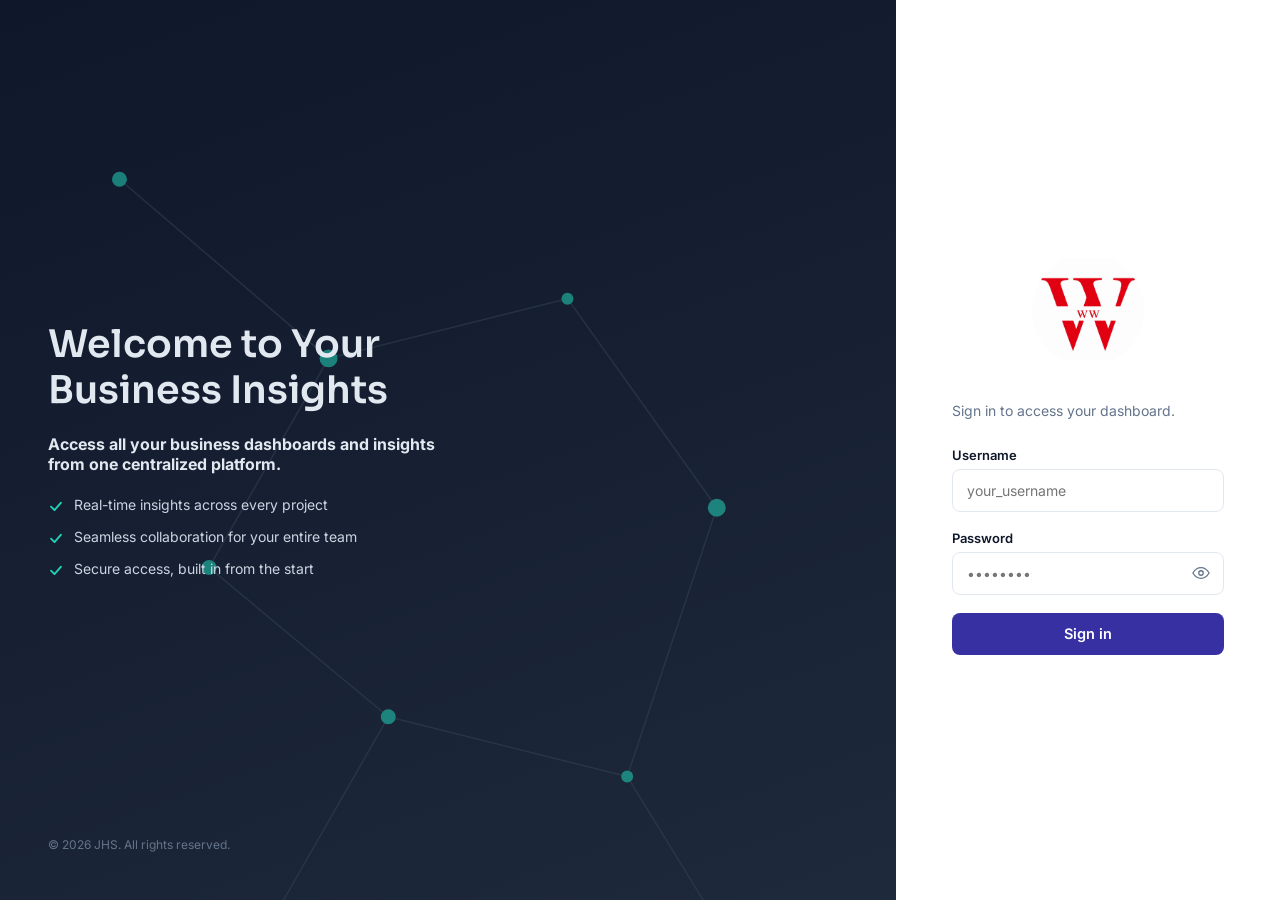
<file: login.html>
<!DOCTYPE html>
<html lang="en">
<head>
<meta charset="UTF-8">
<meta name="viewport" content="width=device-width, initial-scale=1.0">
<title>Sign In — WillWay</title>

<!-- Optional: remove this line if you don't want to depend on Google Fonts (falls back to system fonts automatically) -->
<link rel="preconnect" href="https://fonts.googleapis.com">
<link href="https://fonts.googleapis.com/css2?family=Sora:wght@500;600;700&family=Inter:wght@400;500;600&display=swap" rel="stylesheet">

<style>
  /* =========================================================
     THEME TOKENS — change these to re-skin the page for any
     dashboard/company. Nothing else needs to be touched.
     ========================================================= */
  :root{
    --brand-primary:#3730A3;      /* main buttons, links, focus rings   */
    --brand-primary-hover:#2E2A85;
    --brand-accent:#22D3B8;       /* highlight accent (panel graphic)   */
    --panel-bg-start:#0F172A;     /* left brand panel gradient start    */
    --panel-bg-end:#1E293B;       /* left brand panel gradient end      */
    --form-bg:#FFFFFF;
    --page-bg:#F8FAFC;
    --text-primary:#0F172A;
    --text-secondary:#64748B;
    --text-on-panel:#E2E8F0;
    --border:#E2E8F0;
    --border-focus:var(--brand-primary);
    --error:#DC2626;
    --success:#16A34A;
    --radius-sm:8px;
    --radius-md:12px;
    --radius-lg:20px;
    --font-display:'Sora', system-ui, -apple-system, 'Segoe UI', sans-serif;
    --font-body:'Inter', system-ui, -apple-system, 'Segoe UI', sans-serif;
    --shadow-card:0 20px 45px -15px rgba(15,23,42,0.15);
  }

  *,*::before,*::after{ box-sizing:border-box; }
  html,body{ height:100%; }
  body{
    margin:0;
    font-family:var(--font-body);
    background:var(--page-bg);
    color:var(--text-primary);
    -webkit-font-smoothing:antialiased;
  }

  .auth-wrapper{
    min-height:100vh;
    display:grid;
    grid-template-columns:minmax(0,7fr) minmax(0,3fr);
  }

  /* ---------------- LEFT: BRAND PANEL ---------------- */
  .brand-panel{
    position:relative;
    display:flex;
    flex-direction:column;
    justify-content:space-between;
    padding:48px;
    background:linear-gradient(160deg,var(--panel-bg-start),var(--panel-bg-end));
    color:var(--text-on-panel);
    overflow:hidden;
  }

  .form-brand{
    display:flex;
    flex-direction:column;
    align-items:center;
    gap:12px;
    width:100%;
    font-family:"Times New Roman", Times, serif;
    font-weight:700;
    font-size:30px;
    color:var(--text-primary);
    text-align:center;
    z-index:2;
    margin-bottom:28px;
  }
  .brand-logo{
    width:clamp(84px,10vw,130px);
    height:clamp(84px,10vw,130px);
    object-fit:contain;
    border-radius:50%;
    background:#fff;
    padding:8px;
  }

  .brand-copy{
    position:absolute;
    top:50%;
    left:48px;
    transform:translateY(-50%);
    z-index:2;
    width:min(420px, calc(100% - 96px));
  }
  .brand-copy h1{
    font-family:var(--font-display);
    font-size:clamp(28px,3vw,38px);
    line-height:1.2;
    font-weight:600;
    margin:0 0 16px 0;
  }
  .brand-copy p{
    font-size:15px;
    line-height:1.6;
    color:#94A3B8;
    margin:0 0 28px 0;
  }
  .feature-list{ list-style:none; margin:0; padding:0; display:flex; flex-direction:column; gap:14px; }
  .feature-list li{
    display:flex; align-items:flex-start; gap:10px;
    font-size:14px; color:#CBD5E1;
  }
  .feature-list svg{ flex-shrink:0; margin-top:2px; }

  .brand-panel .footnote{
    position:absolute;
    left:48px;
    bottom:48px;
    z-index:2;
    font-size:12px;
    color:#64748B;
  }

  /* Ambient animated network graphic — signature visual, works for any product */
  .network-graphic{
    position:absolute; inset:0;
    z-index:1;
    opacity:0.55;
  }
  .network-graphic circle{ fill:var(--brand-accent); }
  .network-graphic line{ stroke:#334155; stroke-width:1; }
  .pulse{ animation:pulse 4s ease-in-out infinite; }
  @keyframes pulse{
    0%,100%{ opacity:0.35; transform:scale(1); }
    50%{ opacity:0.9; transform:scale(1.15); }
  }

  /* ---------------- RIGHT: FORM PANEL ---------------- */
  .form-panel{
    display:flex;
    align-items:center;
    justify-content:center;
    padding:32px;
    background:var(--form-bg);
  }
  .form-card{ width:100%; max-width:380px; }

  .form-card h2{
    font-family:var(--font-display);
    font-size:26px;
    font-weight:600;
    margin:0 0 6px 0;
  }
  .form-card .subtitle{
    font-size:14px;
    color:var(--text-secondary);
    margin:0 0 28px 0;
  }

  .field{ margin-bottom:18px; }
  .field label{
    display:block;
    font-size:13px;
    font-weight:600;
    margin-bottom:6px;
    color:var(--text-primary);
  }
  .input-wrap{ position:relative; }
  .input-wrap input{
    width:100%;
    padding:12px 14px;
    padding-right:40px;
    font-size:14px;
    font-family:var(--font-body);
    border:1.5px solid var(--border);
    border-radius:var(--radius-sm);
    background:#fff;
    color:var(--text-primary);
    transition:border-color .15s ease, box-shadow .15s ease;
  }
  .input-wrap input:focus{
    outline:none;
    border-color:var(--border-focus);
    box-shadow:0 0 0 3px rgba(55,48,163,0.12);
  }
  .input-wrap input.invalid{ border-color:var(--error); }
  .input-wrap .toggle-visibility{
    position:absolute; right:10px; top:50%; transform:translateY(-50%);
    background:none; border:none; cursor:pointer; padding:4px;
    color:var(--text-secondary); display:flex;
  }
  .input-wrap .toggle-visibility:hover{ color:var(--text-primary); }

  .field-error{
    font-size:12.5px;
    color:var(--error);
    margin-top:6px;
    display:none;
  }
  .field-error.show{ display:block; }

  .caps-warning{
    font-size:12px;
    color:#B45309;
    margin-top:6px;
    display:none;
  }
  .caps-warning.show{ display:block; }

  .row-between{
    display:flex; align-items:center; justify-content:space-between;
    margin-bottom:22px; font-size:13.5px;
  }
  .remember{ display:flex; align-items:center; gap:8px; color:var(--text-secondary); }
  .remember input{ accent-color:var(--brand-primary); width:15px; height:15px; }
  a.link{
    color:var(--brand-primary);
    text-decoration:none;
    font-weight:600;
  }
  a.link:hover{ text-decoration:underline; }

  .submit-btn{
    width:100%;
    padding:12.5px;
    font-size:14.5px;
    font-weight:600;
    font-family:var(--font-body);
    color:#fff;
    background:var(--brand-primary);
    border:none;
    border-radius:var(--radius-sm);
    cursor:pointer;
    display:flex; align-items:center; justify-content:center; gap:8px;
    transition:background .15s ease, transform .05s ease;
  }
  .submit-btn:hover{ background:var(--brand-primary-hover); }
  .submit-btn:active{ transform:translateY(1px); }
  .submit-btn:disabled{ opacity:0.75; cursor:not-allowed; }

  .spinner{
    width:15px; height:15px;
    border:2px solid rgba(255,255,255,0.4);
    border-top-color:#fff;
    border-radius:50%;
    animation:spin .7s linear infinite;
    display:none;
  }
  .spinner.show{ display:inline-block; }
  @keyframes spin{ to{ transform:rotate(360deg); } }

  .form-alert{
    display:none;
    font-size:13px;
    padding:10px 12px;
    border-radius:var(--radius-sm);
    margin-bottom:18px;
    background:#FEF2F2;
    color:var(--error);
    border:1px solid #FECACA;
  }
  .form-alert.show{ display:block; }

  .divider{
    display:flex; align-items:center; gap:12px;
    margin:24px 0;
    color:var(--text-secondary);
    font-size:12.5px;
  }
  .divider::before,.divider::after{
    content:''; flex:1; height:1px; background:var(--border);
  }

  .sso-btn{
    width:100%;
    padding:11px;
    font-size:14px;
    font-weight:600;
    font-family:var(--font-body);
    color:var(--text-primary);
    background:#fff;
    border:1.5px solid var(--border);
    border-radius:var(--radius-sm);
    cursor:pointer;
    display:flex; align-items:center; justify-content:center; gap:8px;
    transition:background .15s ease, border-color .15s ease;
  }
  .sso-btn:hover{ background:#F8FAFC; border-color:#CBD5E1; }

  .signup-line{
    text-align:center;
    font-size:13.5px;
    color:var(--text-secondary);
    margin-top:26px;
  }

  /* ---------------- RESPONSIVE ---------------- */
  @media (max-width:900px){
    .auth-wrapper{ grid-template-columns:1fr; }
    .brand-panel{ display:none; }
    .form-panel{ align-items:flex-start; padding-top:40px; }
  }

  @media (prefers-reduced-motion: reduce){
    .pulse{ animation:none; }
    .spinner{ animation:none; }
  }

  /* Accessible focus visibility for keyboard users */
  a:focus-visible, button:focus-visible, input:focus-visible{
    outline:2px solid var(--brand-primary);
    outline-offset:2px;
  }
</style>
</head>
<body>

<div class="auth-wrapper">

  <!-- ================= LEFT BRAND PANEL ================= -->
  <div class="brand-panel">
    <svg class="network-graphic" viewBox="0 0 600 800" preserveAspectRatio="xMidYMid slice">
      <line x1="80" y1="120" x2="220" y2="240"/>
      <line x1="220" y1="240" x2="140" y2="380"/>
      <line x1="220" y1="240" x2="380" y2="200"/>
      <line x1="380" y1="200" x2="480" y2="340"/>
      <line x1="140" y1="380" x2="260" y2="480"/>
      <line x1="260" y1="480" x2="420" y2="520"/>
      <line x1="420" y1="520" x2="480" y2="340"/>
      <line x1="260" y1="480" x2="180" y2="620"/>
      <line x1="420" y1="520" x2="500" y2="650"/>
      <circle class="pulse" cx="80" cy="120" r="5"/>
      <circle class="pulse" cx="220" cy="240" r="6" style="animation-delay:.4s"/>
      <circle class="pulse" cx="380" cy="200" r="4" style="animation-delay:.8s"/>
      <circle class="pulse" cx="140" cy="380" r="5" style="animation-delay:1.2s"/>
      <circle class="pulse" cx="480" cy="340" r="6" style="animation-delay:.6s"/>
      <circle class="pulse" cx="260" cy="480" r="5" style="animation-delay:1.6s"/>
      <circle class="pulse" cx="420" cy="520" r="4" style="animation-delay:1s"/>
      <circle class="pulse" cx="180" cy="620" r="5" style="animation-delay:2s"/>
      <circle class="pulse" cx="500" cy="650" r="6" style="animation-delay:1.4s"/>
    </svg>

    <div class="brand-copy">
      <h1>Welcome to Your Business Insights</h1>
      <h4>Access all your business dashboards and insights from one centralized platform.</h4 >
      <ul class="feature-list">
        <li>
          <svg width="16" height="16" viewBox="0 0 16 16" fill="none"><path d="M3 8.5L6.5 12L13 4.5" stroke="#22D3B8" stroke-width="1.8" stroke-linecap="round" stroke-linejoin="round"/></svg>
          Real-time insights across every project
        </li>
        <li>
          <svg width="16" height="16" viewBox="0 0 16 16" fill="none"><path d="M3 8.5L6.5 12L13 4.5" stroke="#22D3B8" stroke-width="1.8" stroke-linecap="round" stroke-linejoin="round"/></svg>
          Seamless collaboration for your entire team
        </li>
        <li>
          <svg width="16" height="16" viewBox="0 0 16 16" fill="none"><path d="M3 8.5L6.5 12L13 4.5" stroke="#22D3B8" stroke-width="1.8" stroke-linecap="round" stroke-linejoin="round"/></svg>
          Secure access, built in from the start
        </li>
      </ul>
    </div>

    <div class="footnote">© <span id="year"></span> JHS. All rights reserved.</div>
  </div>

  <!-- ================= RIGHT FORM PANEL ================= -->
  <div class="form-panel">

    <div style="width:100%;">
      <div class="form-brand">
        <img class="brand-logo" src="images/WillWay Logo.jpeg" alt="WillWay logo">
        <!-- <span>WillWay</span> -->
      </div>

      <div class="form-card" style="padding:0 24px;">
        <!-- <h2>Welcome To WillWay</h2> -->
        <p class="subtitle">Sign in to access your dashboard.</p>

        <div class="form-alert" id="formAlert" role="alert"></div>

        <form id="loginForm" novalidate>

          <div class="field">
            <label for="username">Username</label>
            <div class="input-wrap">
              <input type="text" id="username" name="username" placeholder="your_username" autocomplete="username" required>
            </div>
            <div class="field-error" id="usernameError">Enter a valid username.</div>
          </div>

          <div class="field">
            <label for="password">Password</label>
            <div class="input-wrap">
              <input type="password" id="password" name="password" placeholder="••••••••" autocomplete="current-password" required>
              <button type="button" class="toggle-visibility" id="toggleVisibility" aria-label="Show password">
                <svg id="eyeIcon" width="18" height="18" viewBox="0 0 20 20" fill="none">
                  <path d="M1 10s3.5-6 9-6 9 6 9 6-3.5 6-9 6-9-6-9-6z" stroke="currentColor" stroke-width="1.4"/>
                  <circle cx="10" cy="10" r="2.5" stroke="currentColor" stroke-width="1.4"/>
                </svg>
              </button>
            </div>
            <div class="field-error" id="passwordError">Password must be at least 8 characters.</div>
            <div class="caps-warning" id="capsWarning">Caps Lock is on.</div>
          </div>

          <button type="submit" class="submit-btn" id="submitBtn">
            <span class="spinner" id="spinner"></span>
            <span id="submitLabel">Sign in</span>
          </button>
        </form>

      </div>
    </div>

  </div>
</div>

<script>
/* =========================================================
   CONFIGURATION — edit these to wire this page into your app
   ========================================================= */
const CONFIG = {
  // Where users are sent after a successful login.
  DASHBOARD_URL: "index.html",

  // Your real authentication endpoint. Leave DEMO_MODE = true
  // to test the UI + JWT + redirect flow without a backend
  // (demo ID: admin, demo password: admin).
  AUTH_ENDPOINT: "/api/login",
  DEMO_MODE: true,
  DEMO_USER_ID: "admin",
  DEMO_PASSWORD: "admin@12345",

  // Where the forgot-password link should point.

  // localStorage key the JWT is stored under. dashboard.html
  // (and any other protected page) reads this same key.
  TOKEN_STORAGE_KEY: "authToken",
  TOKEN_EXPIRY_SECONDS: 60 * 60         // 1 hour
};

/* =========================================================
   JWT NOTES — read before wiring up a real backend
   ---------------------------------------------------------
   In DEMO_MODE, createMockToken() below builds a correctly
   SHAPED JWT (header.payload.signature, base64url encoded)
   purely so the login → dashboard → logout flow can be
   tested end to end without a server. Its "signature" is
   not cryptographically valid and must never be trusted or
   shipped to production.

   When you connect a real backend:
     1. Set DEMO_MODE = false.
     2. Your AUTH_ENDPOINT should return JSON like:
          { "token": "eyJhbGciOiJIUzI1NiIs..." }
        That real, server-signed token is what gets stored
        below — no changes needed elsewhere in this file.
     3. Consider an httpOnly, Secure cookie instead of
        localStorage for production if you can — it's not
        readable by JS and is safer against XSS. localStorage
        is used here because this is plain client-side
        HTML/CSS/JS with no server to set cookies from.
   ========================================================= */

function base64UrlEncode(str) {
  return btoa(unescape(encodeURIComponent(str)))
    .replace(/\+/g, '-')
    .replace(/\//g, '_')
    .replace(/=+$/, '');
}

function createMockToken(username, expiresInSeconds) {
  const header = { alg: "HS256", typ: "JWT" };
  const now = Math.floor(Date.now() / 1000);
  const payload = {
    sub: username,
    username: username,
    iat: now,
    exp: now + expiresInSeconds
  };
  const encodedHeader = base64UrlEncode(JSON.stringify(header));
  const encodedPayload = base64UrlEncode(JSON.stringify(payload));
  // NOT a real cryptographic signature — demo/UI-testing only. See notes above.
  const mockSignature = base64UrlEncode("mock-signature-" + now);
  return `${encodedHeader}.${encodedPayload}.${mockSignature}`;
}

document.getElementById('year').textContent = new Date().getFullYear();

const form          = document.getElementById('loginForm');
const usernameInput = document.getElementById('username');
const passwordInput = document.getElementById('password');
const usernameError = document.getElementById('usernameError');
const passwordError = document.getElementById('passwordError');
const capsWarning   = document.getElementById('capsWarning');
const submitBtn     = document.getElementById('submitBtn');
const submitLabel   = document.getElementById('submitLabel');
const spinner       = document.getElementById('spinner');
const formAlert     = document.getElementById('formAlert');
const toggleBtn     = document.getElementById('toggleVisibility');
const eyeIcon       = document.getElementById('eyeIcon');

// Show / hide password
toggleBtn.addEventListener('click', () => {
  const isHidden = passwordInput.type === 'password';
  passwordInput.type = isHidden ? 'text' : 'password';
  toggleBtn.setAttribute('aria-label', isHidden ? 'Hide password' : 'Show password');
  eyeIcon.innerHTML = isHidden
    ? '<path d="M2 2l16 16M6.5 6.7C4.5 7.9 3 10 3 10s3.5 6 9 6c1.5 0 2.8-.4 4-1M9 4.2C9.3 4.1 9.6 4 10 4c5.5 0 9 6 9 6s-.6 1.1-1.7 2.3" stroke="currentColor" stroke-width="1.4" stroke-linecap="round"/>'
    : '<path d="M1 10s3.5-6 9-6 9 6 9 6-3.5 6-9 6-9-6-9-6z" stroke="currentColor" stroke-width="1.4"/><circle cx="10" cy="10" r="2.5" stroke="currentColor" stroke-width="1.4"/>';
});

// Caps Lock detection
passwordInput.addEventListener('keyup', (e) => {
  const capsOn = e.getModifierState && e.getModifierState('CapsLock');
  capsWarning.classList.toggle('show', !!capsOn);
});

function setFieldInvalid(input, errorEl, invalid) {
  input.classList.toggle('invalid', invalid);
  errorEl.classList.toggle('show', invalid);
}

function showFormAlert(message) {
  formAlert.textContent = message;
  formAlert.classList.add('show');
}
function hideFormAlert() {
  formAlert.classList.remove('show');
}

function setLoading(isLoading) {
  submitBtn.disabled = isLoading;
  spinner.classList.toggle('show', isLoading);
  submitLabel.textContent = isLoading ? 'Signing in…' : 'Sign in';
}

form.addEventListener('submit', async (e) => {
  e.preventDefault();
  hideFormAlert();

  const username = usernameInput.value.trim();
  const password = passwordInput.value;

  const usernameValid = username.length > 0 && (CONFIG.DEMO_MODE ? username === CONFIG.DEMO_USER_ID : true);
  const passwordValid = CONFIG.DEMO_MODE
    ? password === CONFIG.DEMO_PASSWORD
    : password.length >= 8;

  setFieldInvalid(usernameInput, usernameError, !usernameValid);
  setFieldInvalid(passwordInput, passwordError, !passwordValid);

  if (!usernameValid || !passwordValid) return;

  setLoading(true);

  try {
    let success, message, token;

    if (CONFIG.DEMO_MODE) {
      // Simulated network delay for demo purposes
      await new Promise(res => setTimeout(res, 900));
      success = true;
      token = createMockToken(username, CONFIG.TOKEN_EXPIRY_SECONDS); // swap for a real backend token below
    } else {
      const response = await fetch(CONFIG.AUTH_ENDPOINT, {
        method: 'POST',
        headers: { 'Content-Type': 'application/json' },
        body: JSON.stringify({ username, password })
      });
      const data = await response.json().catch(() => ({}));
      success = response.ok;
      message = data.message;
      token = data.token; // <-- your backend's real, signed JWT
    }

    if (success && token) {
      localStorage.setItem(CONFIG.TOKEN_STORAGE_KEY, token);
      window.location.href = CONFIG.DASHBOARD_URL;
    } else {
      showFormAlert(message || 'Incorrect email or password. Please try again.');
    }
  } catch (err) {
    showFormAlert('Something went wrong. Check your connection and try again.');
  } finally {
    setLoading(false);
  }
});

// Clear inline errors as the user corrects them
usernameInput.addEventListener('input', () => setFieldInvalid(usernameInput, usernameError, false));
passwordInput.addEventListener('input', () => setFieldInvalid(passwordInput, passwordError, false));

</script>

</body>
</html>
</file>
